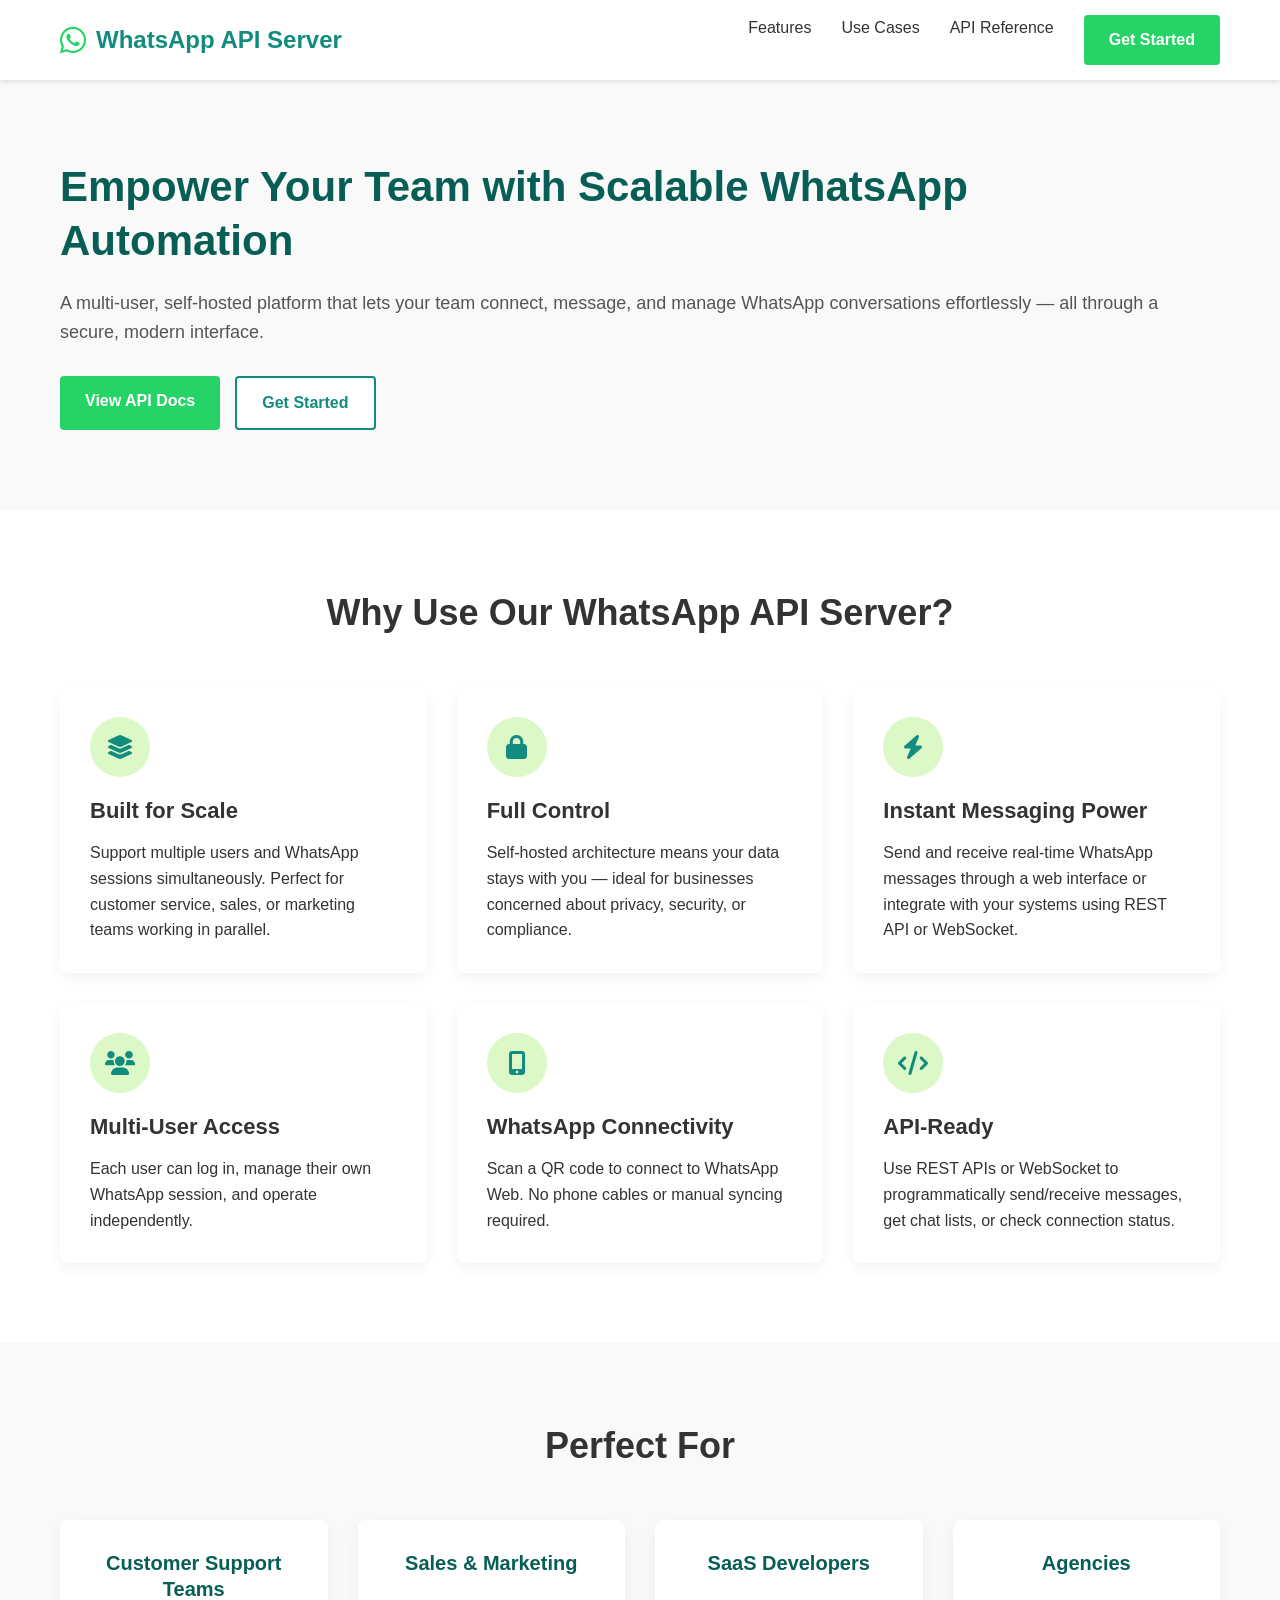
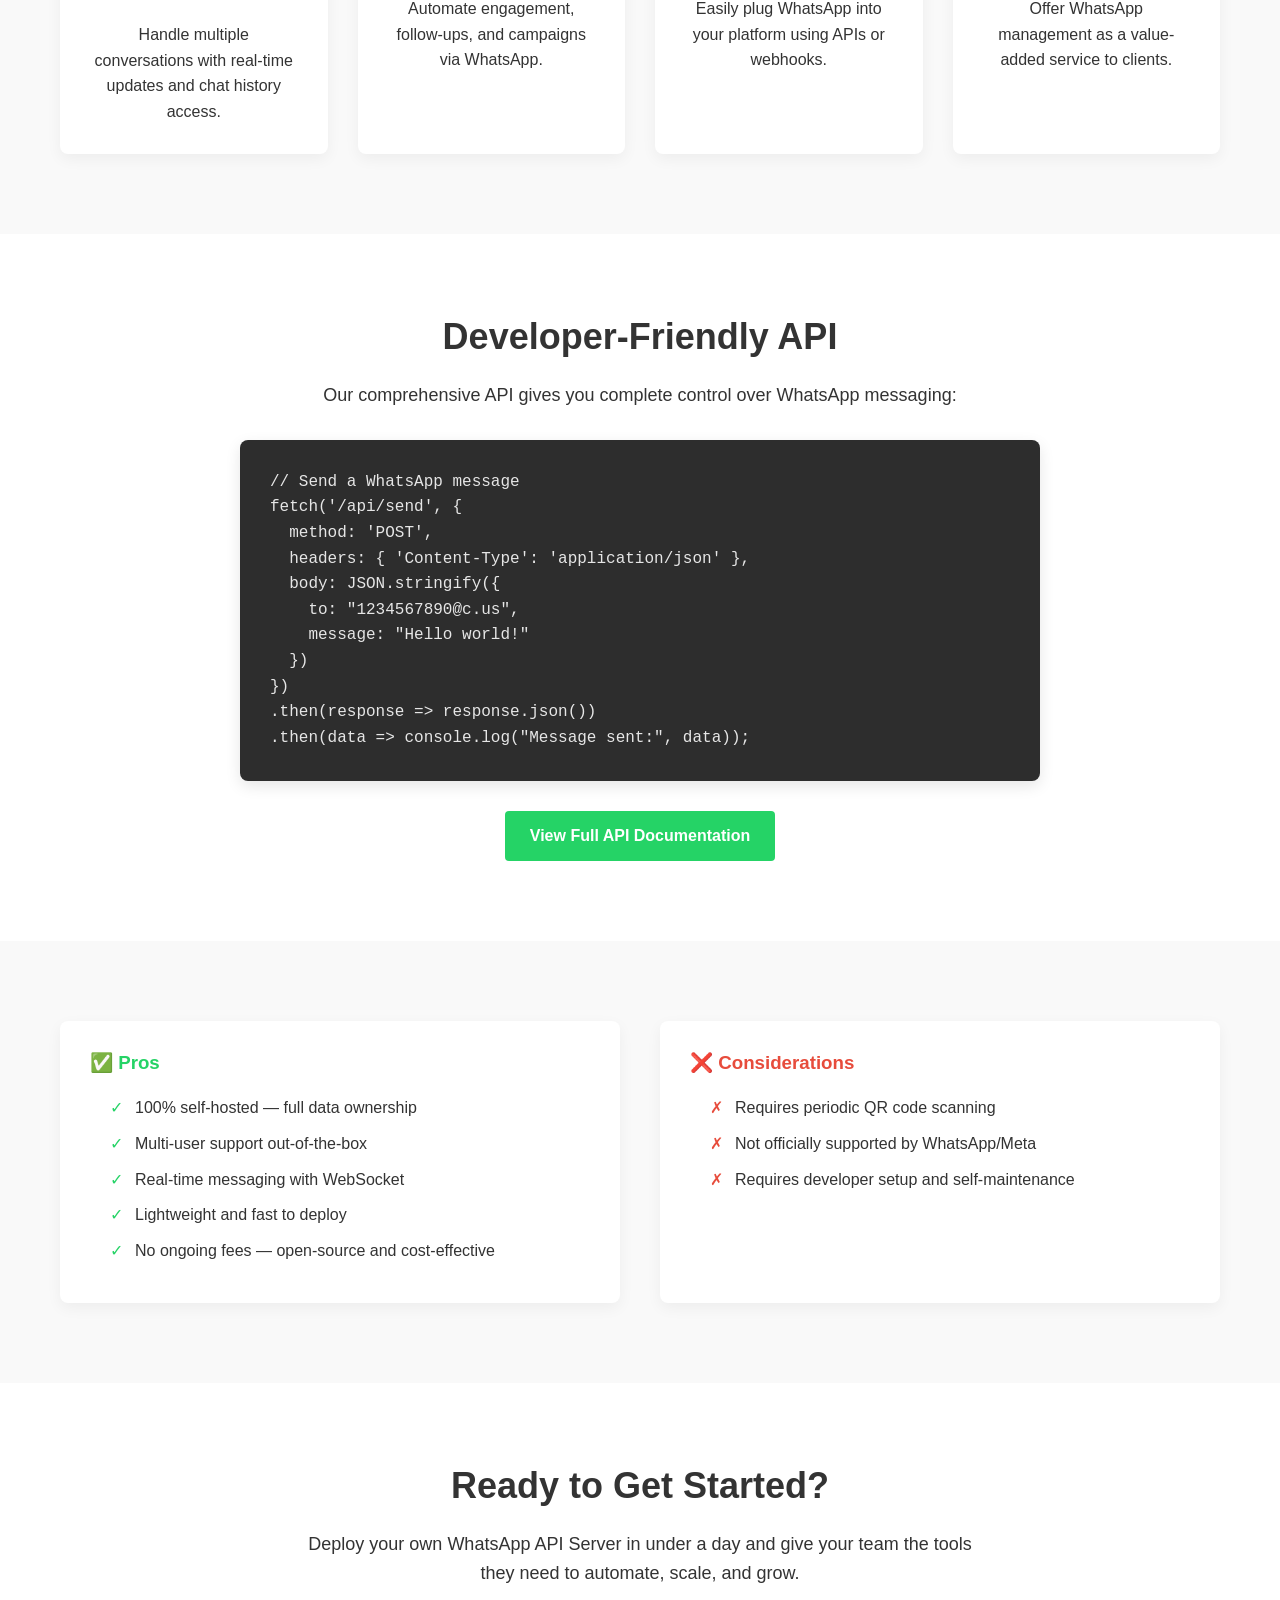
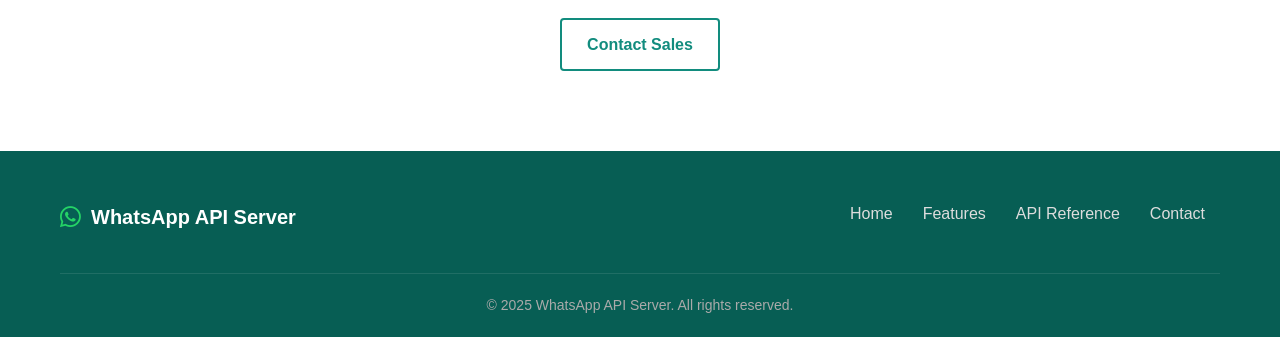
<file: index.html>
<!DOCTYPE html>
<html lang="en">
<head>
    <meta charset="UTF-8">
    <meta name="viewport" content="width=device-width, initial-scale=1.0">
    <title>WhatsApp API Server - Self-hosted WhatsApp Integration Solution</title>
    <link rel="stylesheet" href="style.css">
    <link rel="stylesheet" href="https://cdnjs.cloudflare.com/ajax/libs/font-awesome/6.0.0-beta3/css/all.min.css">
</head>
<body>
    <header>
        <div class="container">
            <div class="logo">
                <i class="fab fa-whatsapp"></i> WhatsApp API Server
            </div>
            <nav>
                <ul>
                    <li><a href="#features">Features</a></li>
                    <li><a href="#use-cases">Use Cases</a></li>
                    <li><a href="api.html">API Reference</a></li>
                    <li><a href="#contact" class="btn-primary">Get Started</a></li>
                </ul>
            </nav>
        </div>
    </header>

    <section class="hero">
        <div class="container">
            <div class="hero-content">
                <h1>Empower Your Team with Scalable WhatsApp Automation</h1>
                <p>A multi-user, self-hosted platform that lets your team connect, message, and manage WhatsApp conversations effortlessly — all through a secure, modern interface.</p>
                <div class="hero-buttons">
                    <a href="api.html" class="btn-primary">View API Docs</a>
                    <a href="#contact" class="btn-secondary">Get Started</a>
                </div>
            </div>
            <!-- <div class="hero-image">
                <img src="https://via.placeholder.com/500x350?text=WhatsApp+API+Server" alt="WhatsApp API Server Interface">
            </div> -->
        </div>
    </section>

    <section id="features" class="features">
        <div class="container">
            <h2>Why Use Our WhatsApp API Server?</h2>
            <div class="feature-grid">
                <div class="feature-card">
                    <div class="feature-icon"><i class="fas fa-layer-group"></i></div>
                    <h3>Built for Scale</h3>
                    <p>Support multiple users and WhatsApp sessions simultaneously. Perfect for customer service, sales, or marketing teams working in parallel.</p>
                </div>
                <div class="feature-card">
                    <div class="feature-icon"><i class="fas fa-lock"></i></div>
                    <h3>Full Control</h3>
                    <p>Self-hosted architecture means your data stays with you — ideal for businesses concerned about privacy, security, or compliance.</p>
                </div>
                <div class="feature-card">
                    <div class="feature-icon"><i class="fas fa-bolt"></i></div>
                    <h3>Instant Messaging Power</h3>
                    <p>Send and receive real-time WhatsApp messages through a web interface or integrate with your systems using REST API or WebSocket.</p>
                </div>
                <div class="feature-card">
                    <div class="feature-icon"><i class="fas fa-users"></i></div>
                    <h3>Multi-User Access</h3>
                    <p>Each user can log in, manage their own WhatsApp session, and operate independently.</p>
                </div>
                <div class="feature-card">
                    <div class="feature-icon"><i class="fas fa-mobile-alt"></i></div>
                    <h3>WhatsApp Connectivity</h3>
                    <p>Scan a QR code to connect to WhatsApp Web. No phone cables or manual syncing required.</p>
                </div>
                <div class="feature-card">
                    <div class="feature-icon"><i class="fas fa-code"></i></div>
                    <h3>API-Ready</h3>
                    <p>Use REST APIs or WebSocket to programmatically send/receive messages, get chat lists, or check connection status.</p>
                </div>
            </div>
        </div>
    </section>

    <section id="use-cases" class="use-cases">
        <div class="container">
            <h2>Perfect For</h2>
            <div class="use-case-grid">
                <div class="use-case-card">
                    <h3>Customer Support Teams</h3>
                    <p>Handle multiple conversations with real-time updates and chat history access.</p>
                </div>
                <div class="use-case-card">
                    <h3>Sales & Marketing</h3>
                    <p>Automate engagement, follow-ups, and campaigns via WhatsApp.</p>
                </div>
                <div class="use-case-card">
                    <h3>SaaS Developers</h3>
                    <p>Easily plug WhatsApp into your platform using APIs or webhooks.</p>
                </div>
                <div class="use-case-card">
                    <h3>Agencies</h3>
                    <p>Offer WhatsApp management as a value-added service to clients.</p>
                </div>
            </div>
        </div>
    </section>

    <section class="api-preview">
        <div class="container">
            <h2>Developer-Friendly API</h2>
            <p>Our comprehensive API gives you complete control over WhatsApp messaging:</p>
            <div class="code-preview">
<pre><code>// Send a WhatsApp message
fetch('/api/send', {
  method: 'POST',
  headers: { 'Content-Type': 'application/json' },
  body: JSON.stringify({
    to: "1234567890@c.us",
    message: "Hello world!"
  })
})
.then(response => response.json())
.then(data => console.log("Message sent:", data));</code></pre>
            </div>
            <div class="api-buttons">
                <a href="api.html" class="btn-primary">View Full API Documentation</a>
            </div>
        </div>
    </section>

    <section class="pros-cons">
        <div class="container">
            <div class="pros">
                <h3>✅ Pros</h3>
                <ul>
                    <li>100% self-hosted — full data ownership</li>
                    <li>Multi-user support out-of-the-box</li>
                    <li>Real-time messaging with WebSocket</li>
                    <li>Lightweight and fast to deploy</li>
                    <li>No ongoing fees — open-source and cost-effective</li>
                </ul>
            </div>
            <div class="cons">
                <h3>❌ Considerations</h3>
                <ul>
                    <li>Requires periodic QR code scanning</li>
                    <li>Not officially supported by WhatsApp/Meta</li>
                    <li>Requires developer setup and self-maintenance</li>
                </ul>
            </div>
        </div>
    </section>

    <section id="contact" class="contact">
        <div class="container">
            <h2>Ready to Get Started?</h2>
            <p>Deploy your own WhatsApp API Server in under a day and give your team the tools they need to automate, scale, and grow.</p>
            <div class="contact-buttons">
                <a href="mailto:sales@axilogy.io" class="btn-secondary">Contact Sales</a>
            </div>
        </div>
    </section>

    <footer>
        <div class="container">
            <div class="footer-content">
                <div class="footer-logo">
                    <i class="fab fa-whatsapp"></i> WhatsApp API Server
                </div>
                <div class="footer-links">
                    <ul>
                        <li><a href="#">Home</a></li>
                        <li><a href="#features">Features</a></li>
                        <li><a href="api.html">API Reference</a></li>
                        <li><a href="#contact">Contact</a></li>
                    </ul>
                </div>
            </div>
            <div class="copyright">
                <p>&copy; 2025 WhatsApp API Server. All rights reserved.</p>
            </div>
        </div>
    </footer>
</body>
</html>
</file>
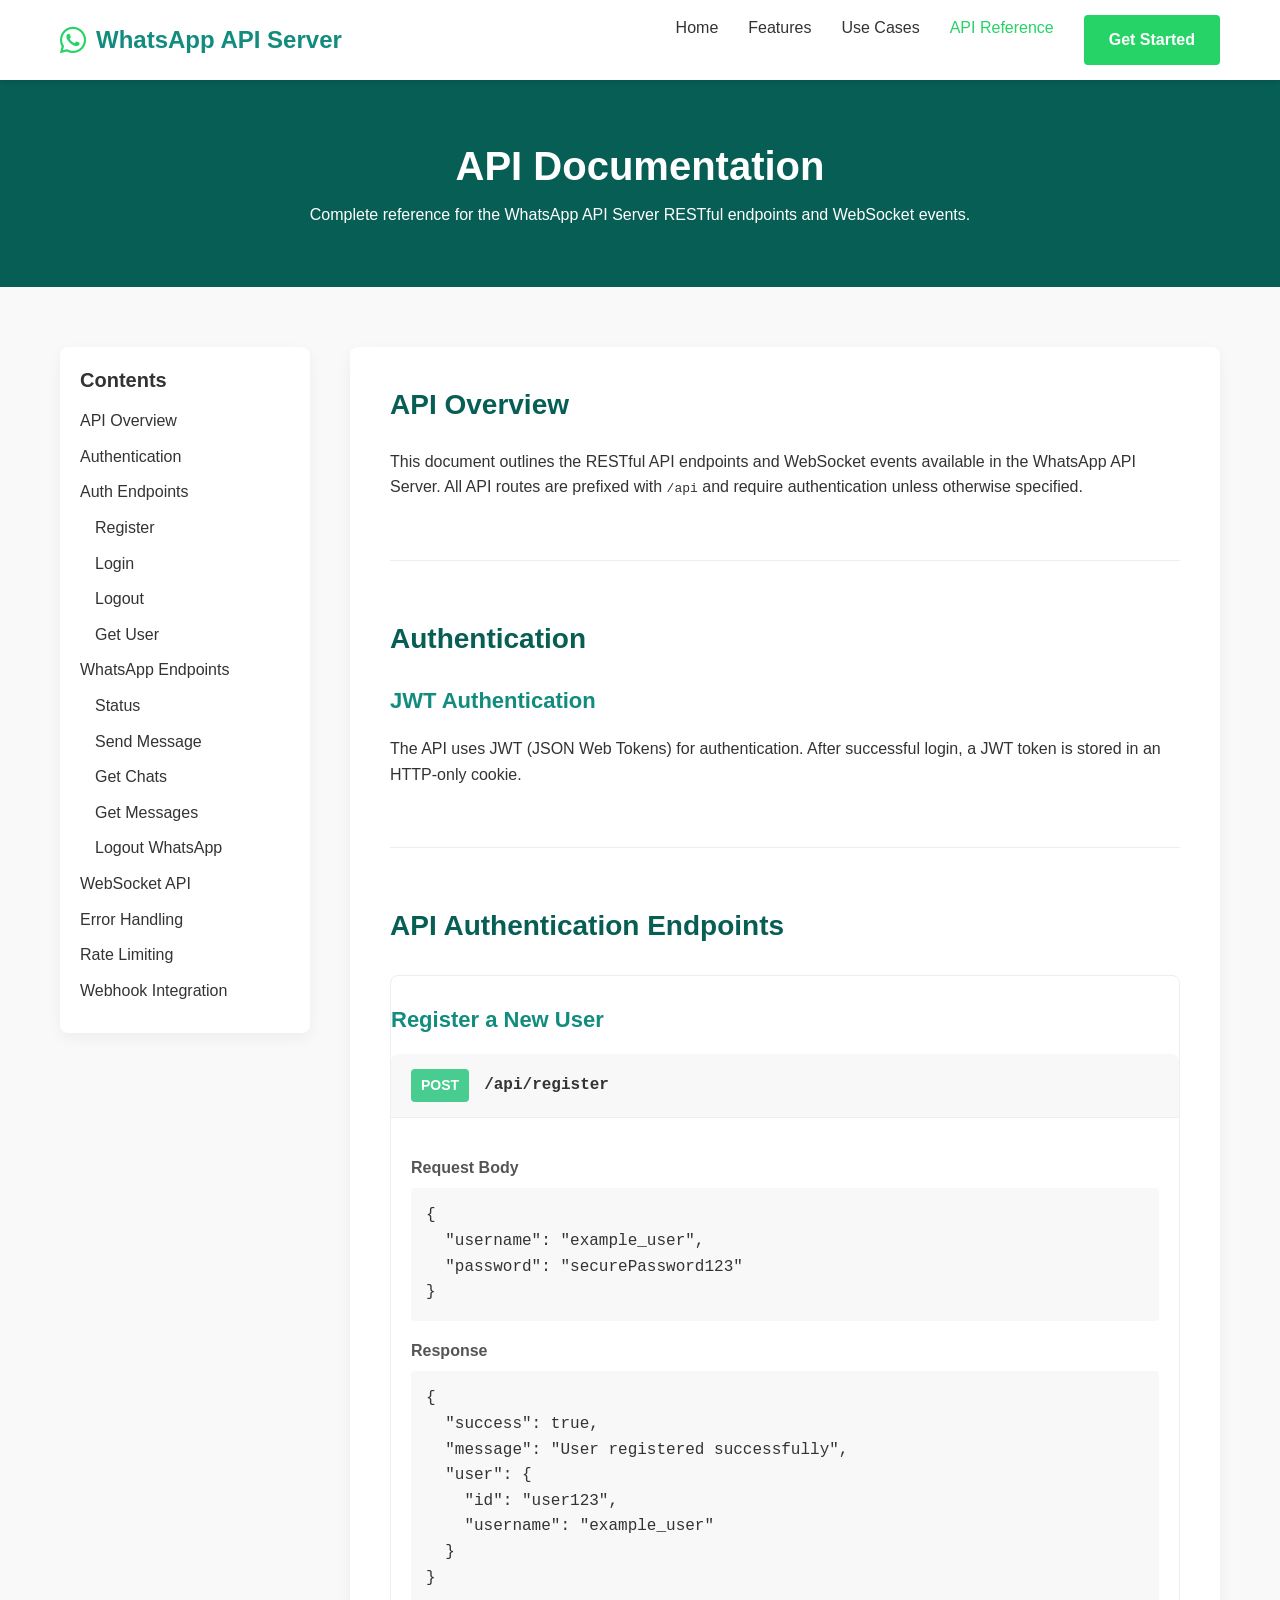
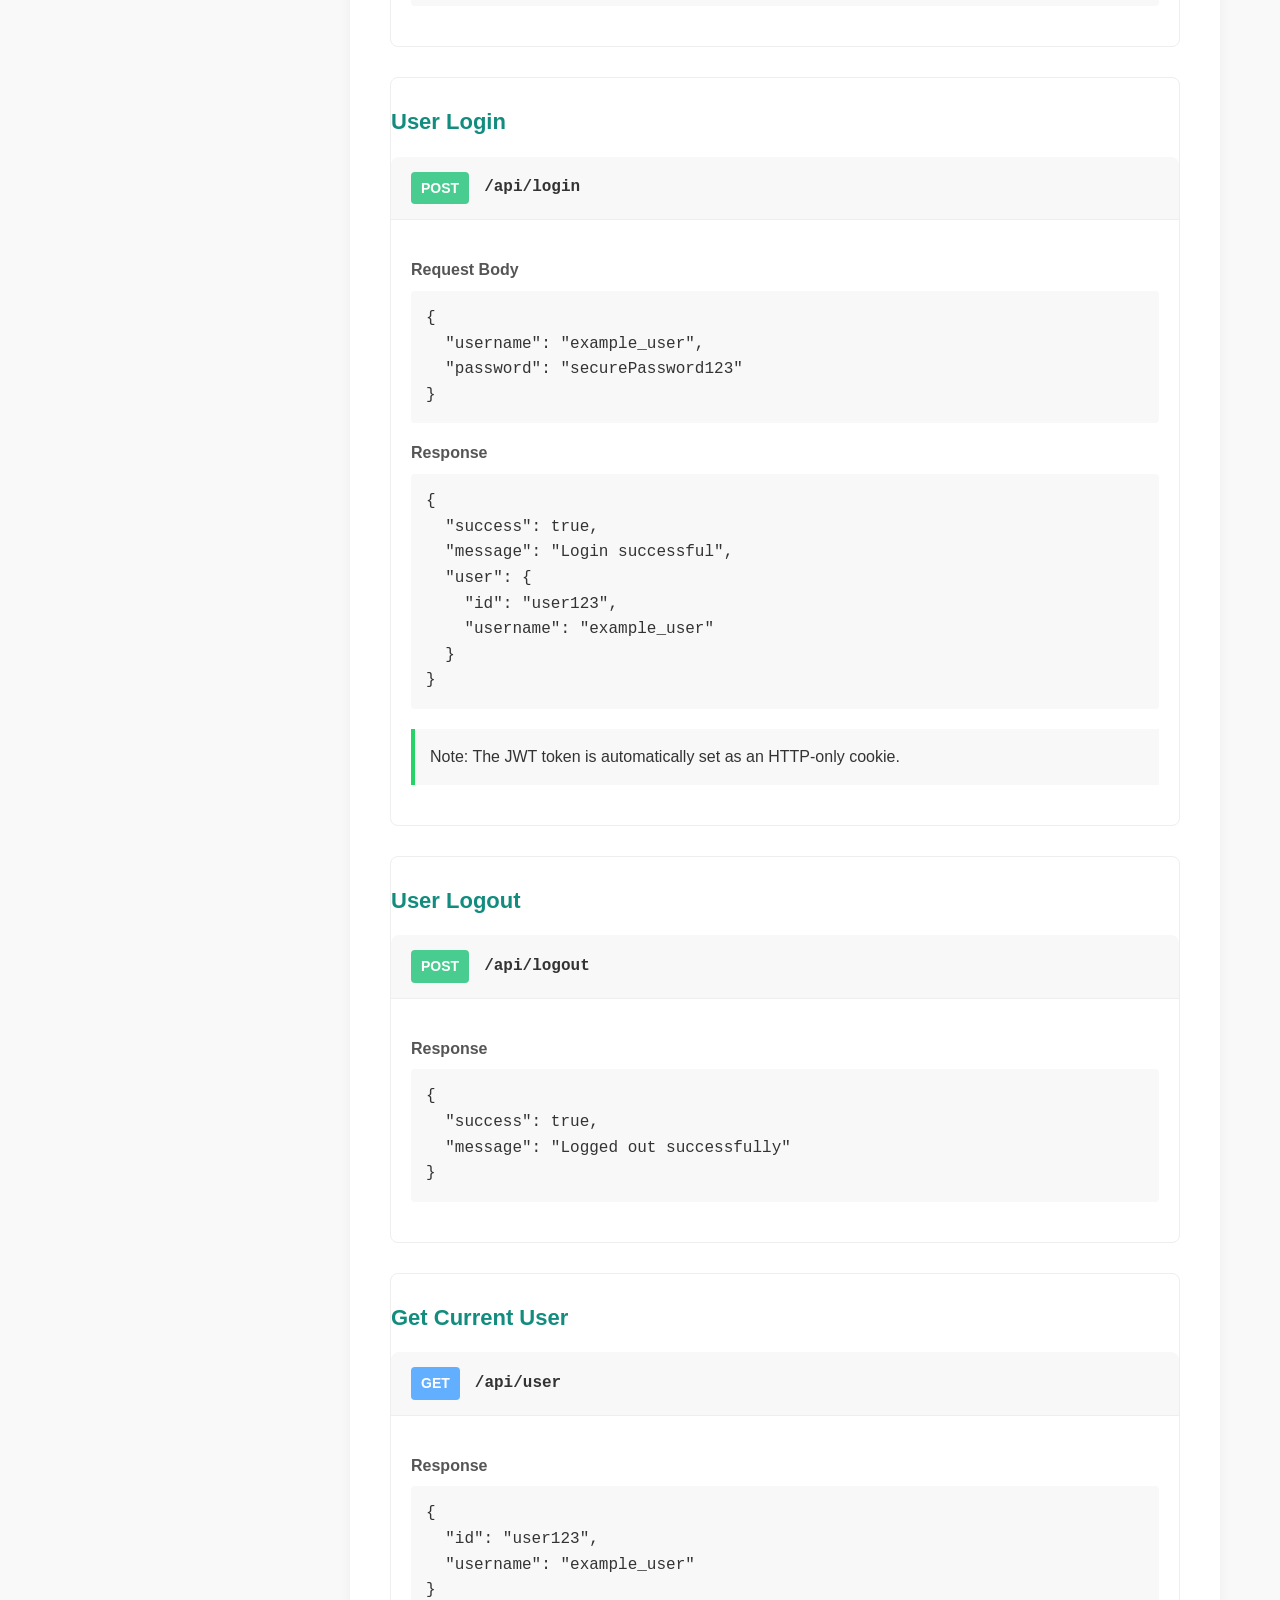
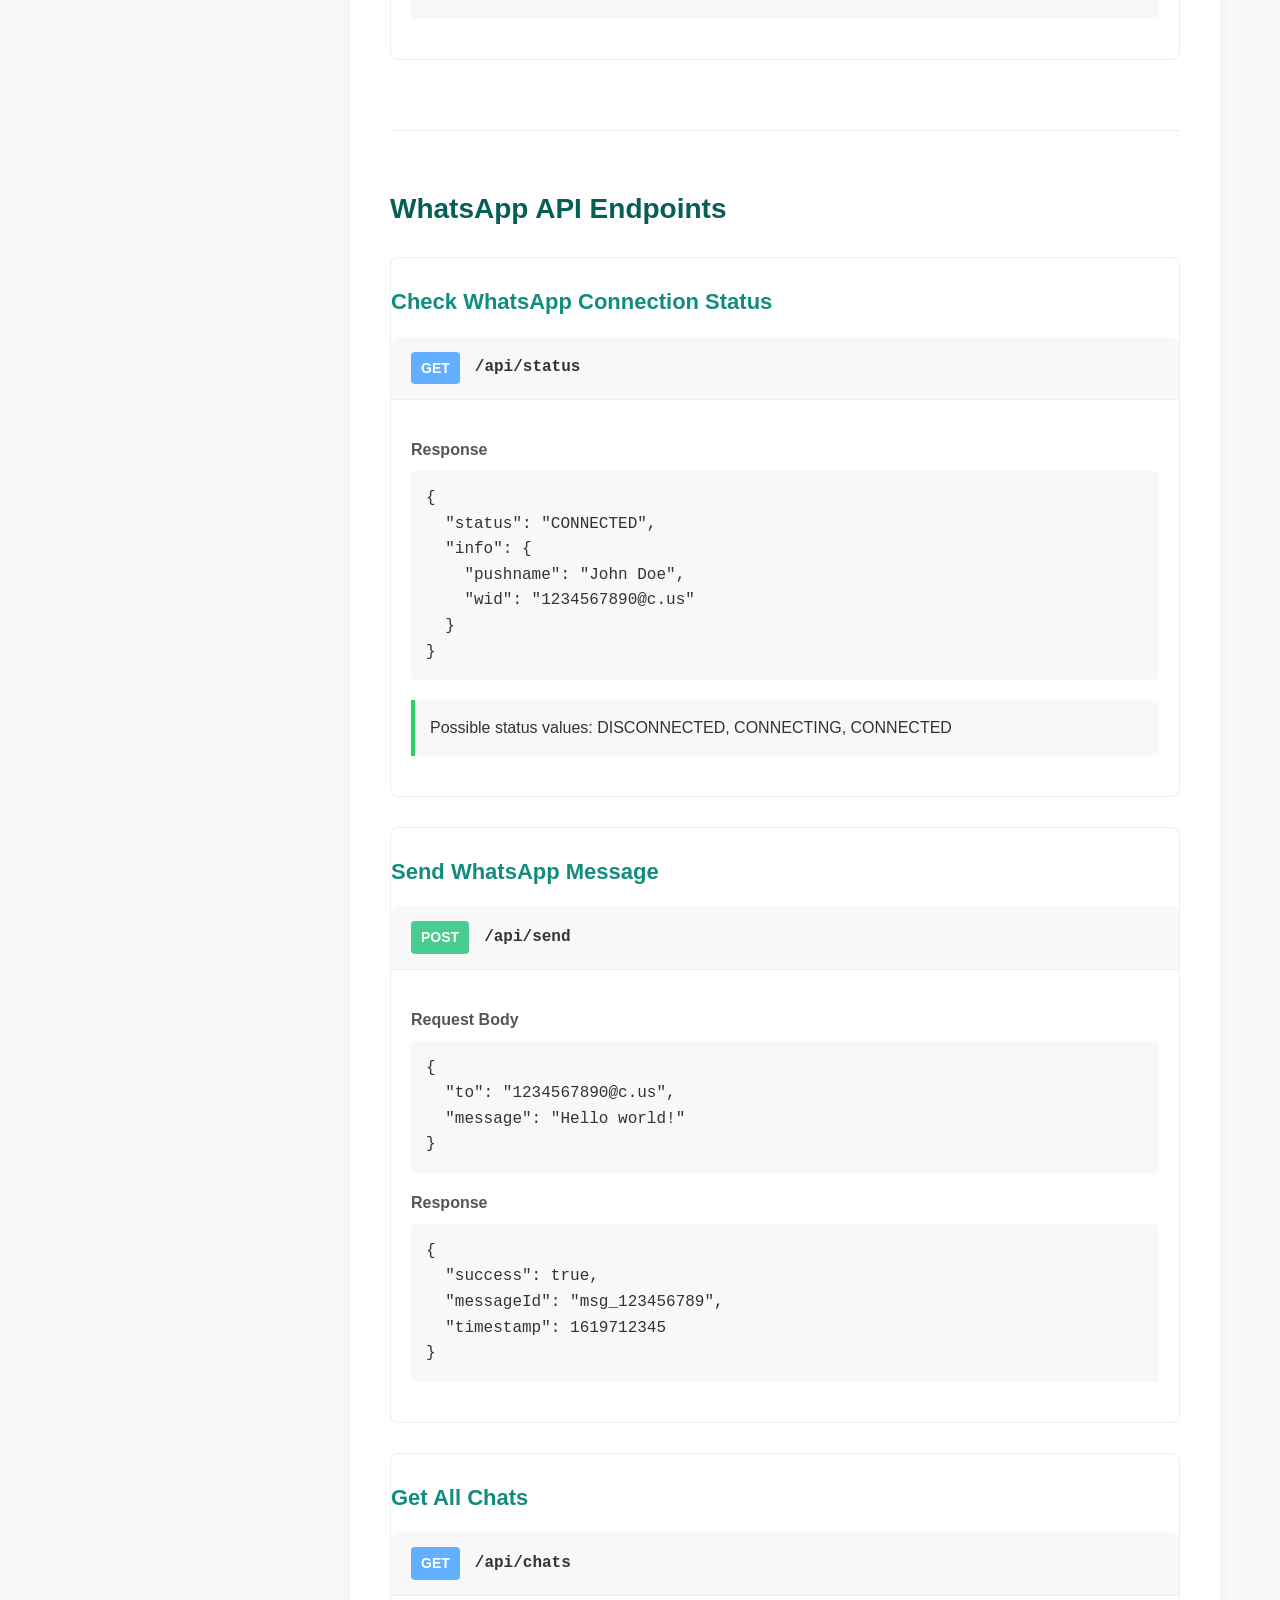
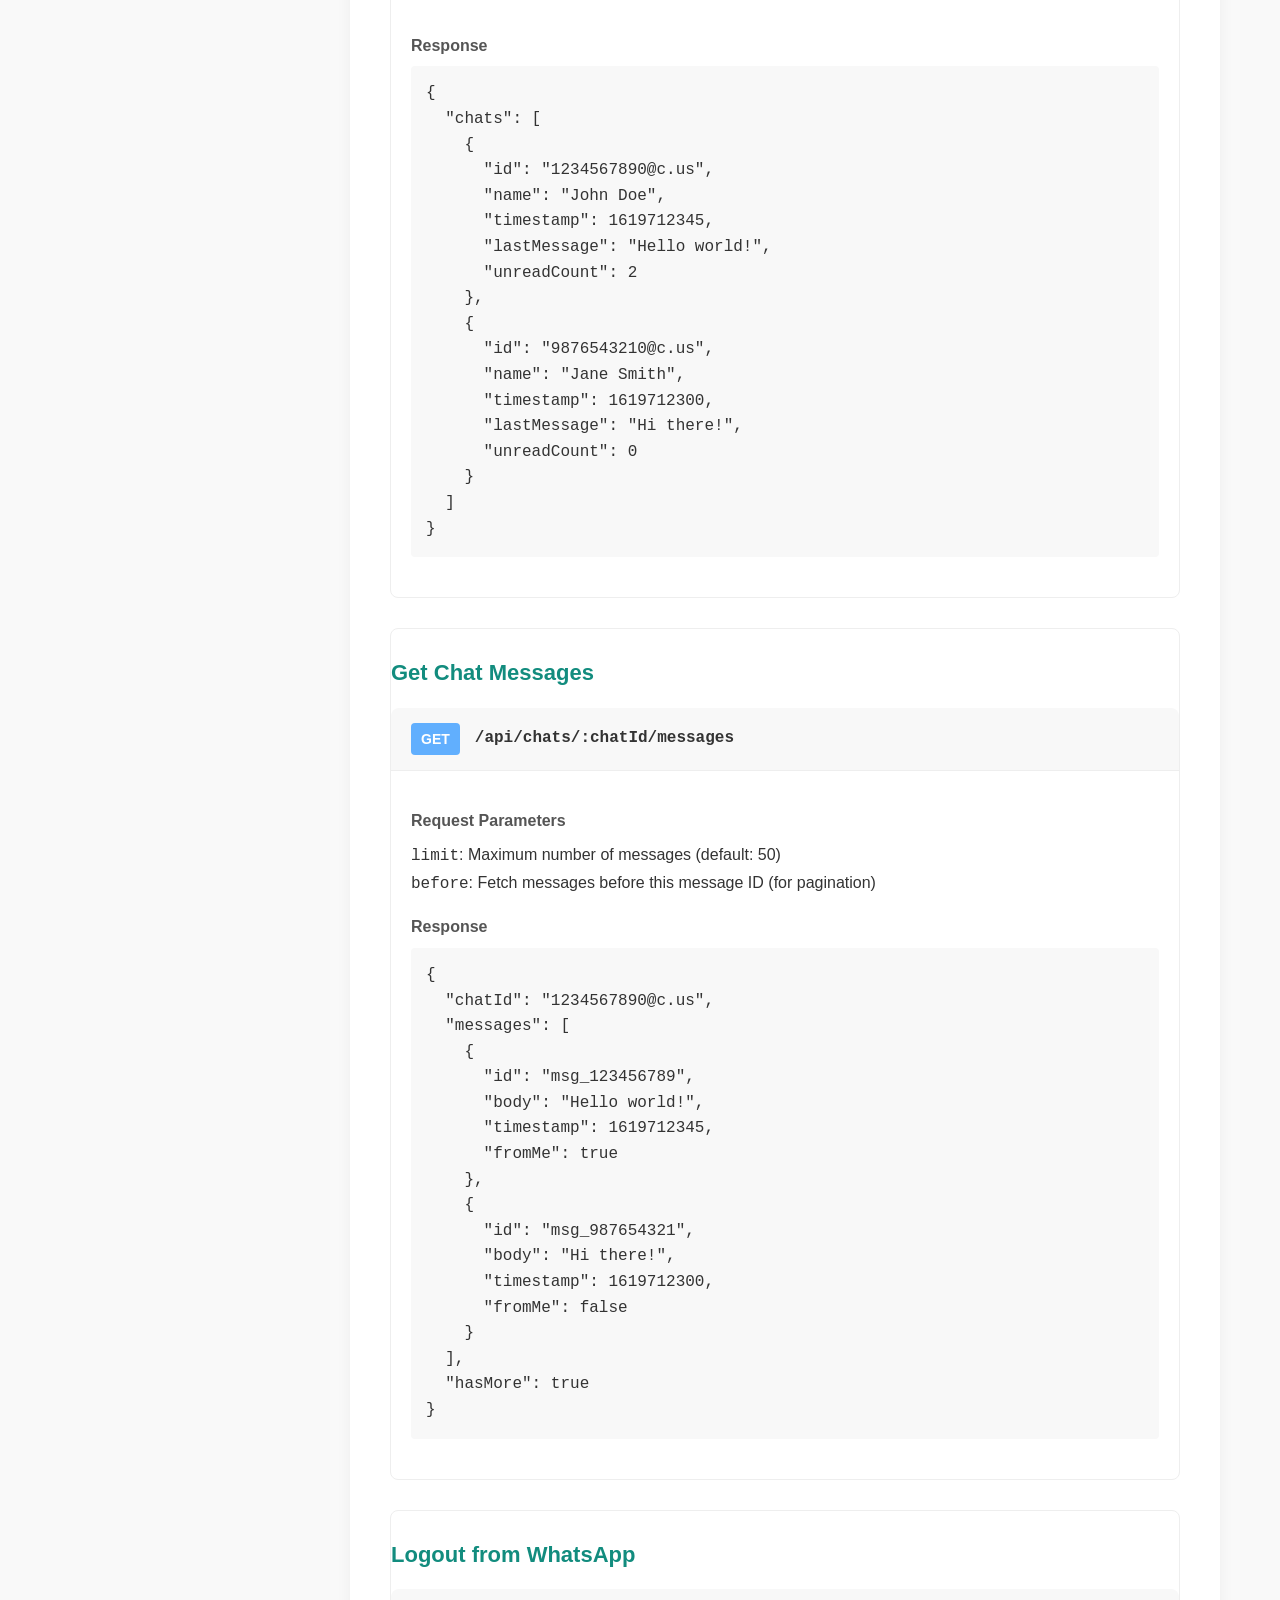
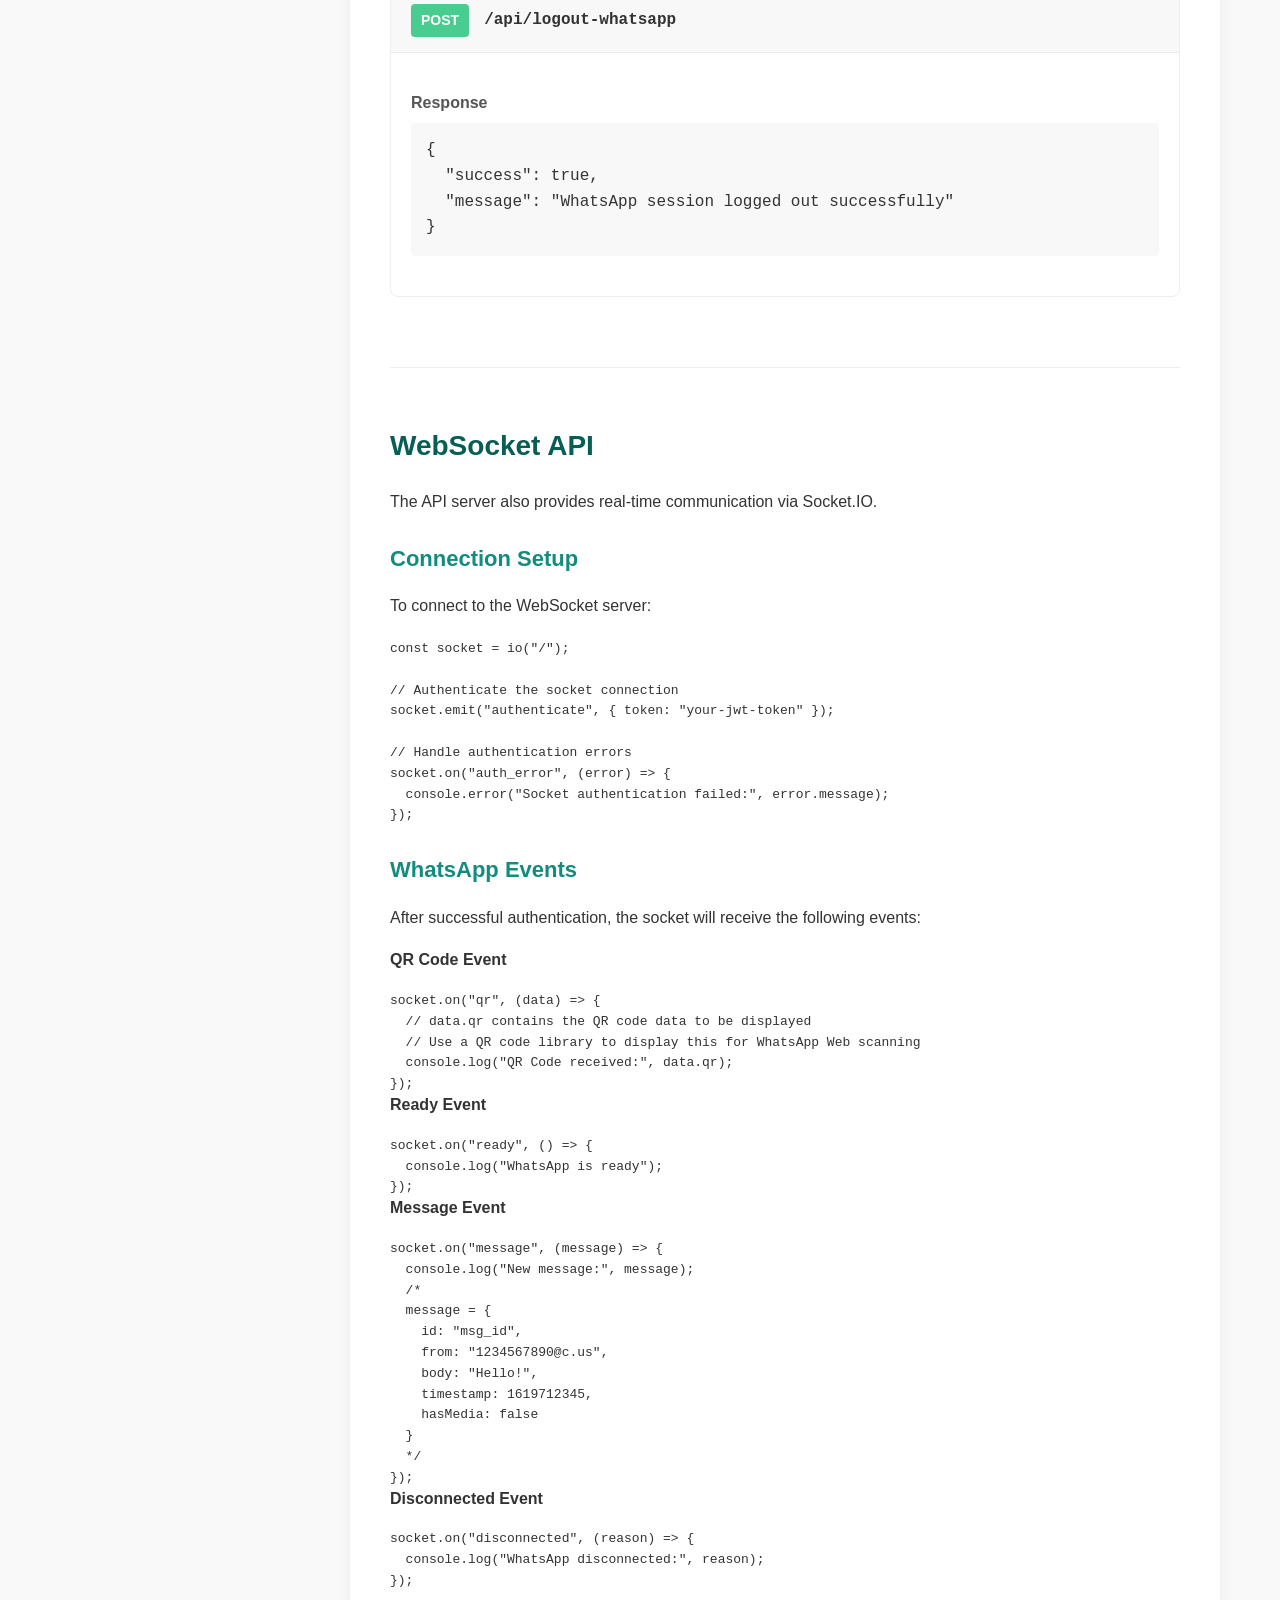
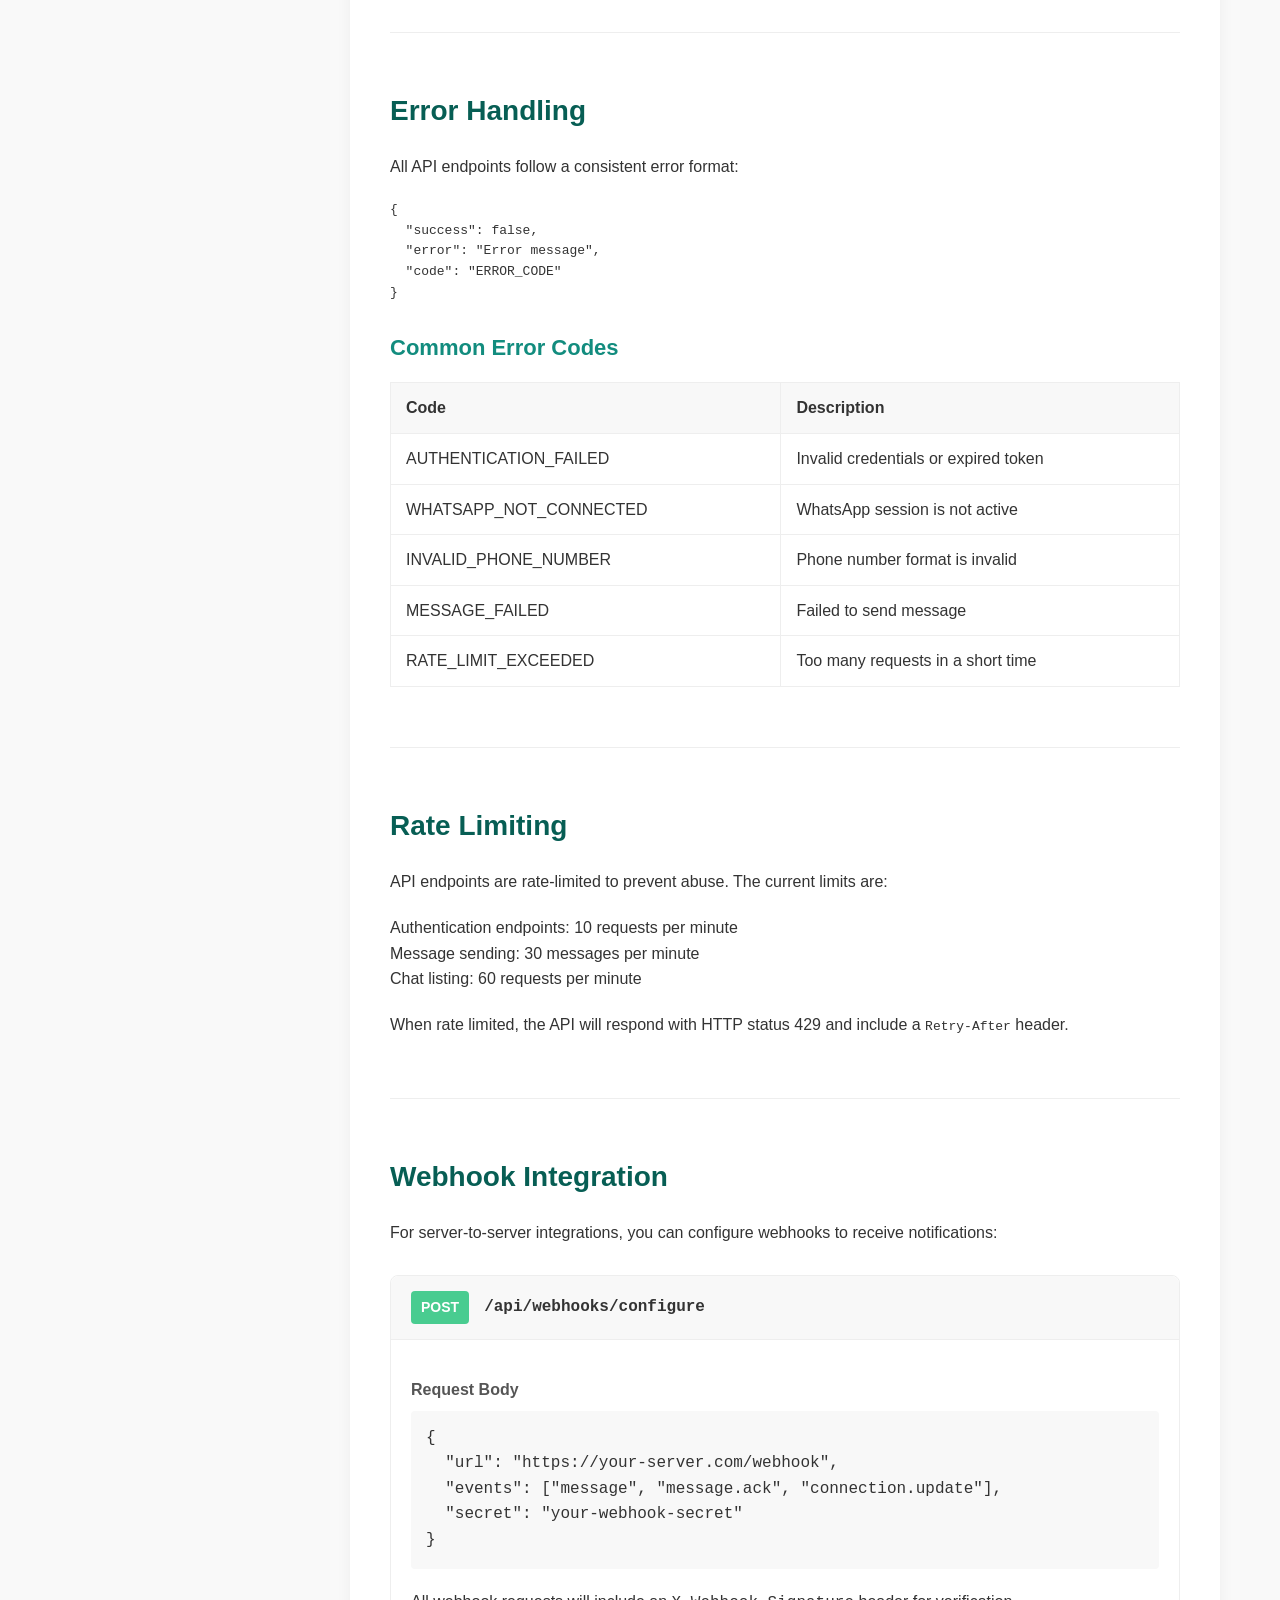
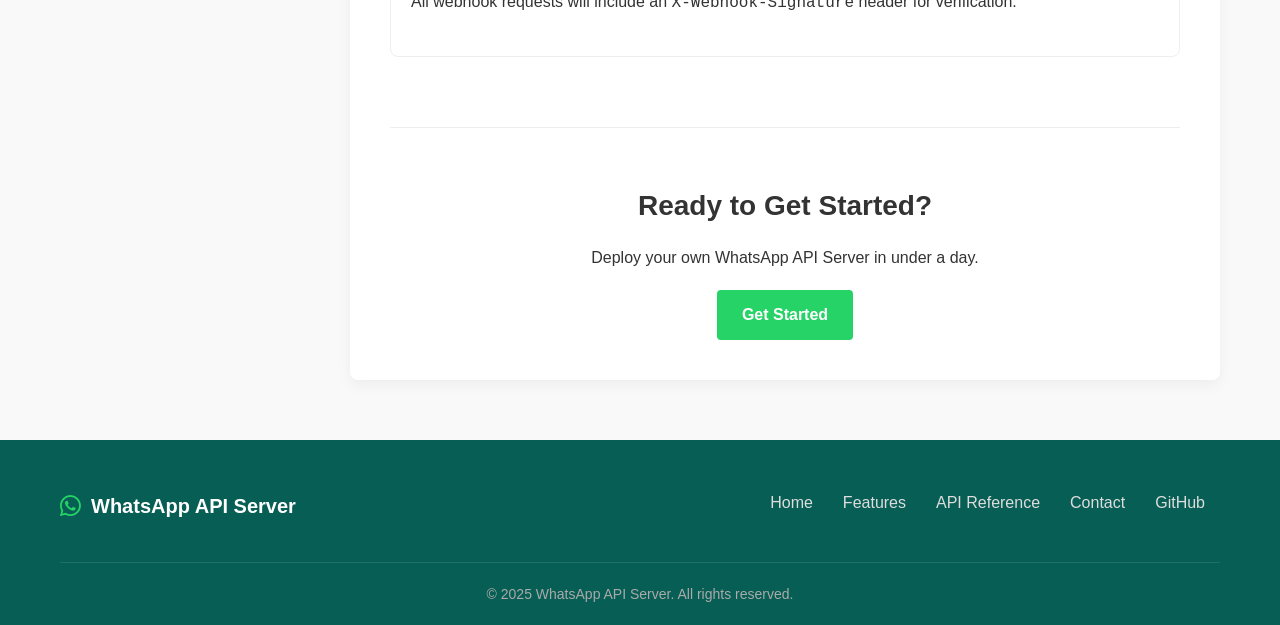
<file: api.html>
<!DOCTYPE html>
<html lang="en">
<head>
    <meta charset="UTF-8">
    <meta name="viewport" content="width=device-width, initial-scale=1.0">
    <title>WhatsApp API Server - API Documentation</title>
    <link rel="stylesheet" href="style.css">
    <link rel="stylesheet" href="https://cdnjs.cloudflare.com/ajax/libs/font-awesome/6.0.0-beta3/css/all.min.css">
</head>
<body class="api-docs">
    <header>
        <div class="container">
            <div class="logo">
                <i class="fab fa-whatsapp"></i> WhatsApp API Server
            </div>
            <nav>
                <ul>
                    <li><a href="index.html">Home</a></li>
                    <li><a href="index.html#features">Features</a></li>
                    <li><a href="index.html#use-cases">Use Cases</a></li>
                    <li><a href="api.html" class="active">API Reference</a></li>
                    <li><a href="index.html#contact" class="btn-primary">Get Started</a></li>
                </ul>
            </nav>
        </div>
    </header>

    <section class="api-hero">
        <div class="container">
            <h1>API Documentation</h1>
            <p>Complete reference for the WhatsApp API Server RESTful endpoints and WebSocket events.</p>
        </div>
    </section>

    <section class="api-content">
        <div class="container">
            <div class="api-sidebar">
                <div class="api-toc">
                    <h3>Contents</h3>
                    <ul>
                        <li><a href="#overview">API Overview</a></li>
                        <li><a href="#authentication">Authentication</a></li>
                        <li>
                            <a href="#auth-endpoints">Auth Endpoints</a>
                            <ul>
                                <li><a href="#register">Register</a></li>
                                <li><a href="#login">Login</a></li>
                                <li><a href="#logout">Logout</a></li>
                                <li><a href="#get-user">Get User</a></li>
                            </ul>
                        </li>
                        <li>
                            <a href="#whatsapp-endpoints">WhatsApp Endpoints</a>
                            <ul>
                                <li><a href="#status">Status</a></li>
                                <li><a href="#send">Send Message</a></li>
                                <li><a href="#chats">Get Chats</a></li>
                                <li><a href="#messages">Get Messages</a></li>
                                <li><a href="#logout-wa">Logout WhatsApp</a></li>
                            </ul>
                        </li>
                        <li><a href="#websocket">WebSocket API</a></li>
                        <li><a href="#error-handling">Error Handling</a></li>
                        <li><a href="#rate-limiting">Rate Limiting</a></li>
                        <li><a href="#webhooks">Webhook Integration</a></li>
                    </ul>
                </div>
            </div>

            <div class="api-main">
                <section id="overview" class="api-section">
                    <h2>API Overview</h2>
                    <p>This document outlines the RESTful API endpoints and WebSocket events available in the WhatsApp API Server. All API routes are prefixed with <code>/api</code> and require authentication unless otherwise specified.</p>
                </section>

                <section id="authentication" class="api-section">
                    <h2>Authentication</h2>
                    <h3>JWT Authentication</h3>
                    <p>The API uses JWT (JSON Web Tokens) for authentication. After successful login, a JWT token is stored in an HTTP-only cookie.</p>
                </section>

                <section id="auth-endpoints" class="api-section">
                    <h2>API Authentication Endpoints</h2>
                    
                    <div id="register" class="endpoint">
                        <h3>Register a New User</h3>
                        <div class="endpoint-header">
                            <span class="method post">POST</span>
                            <span class="path">/api/register</span>
                        </div>
                        <div class="endpoint-content">
                            <h4>Request Body</h4>
                            <pre><code>{
  "username": "example_user",
  "password": "securePassword123"
}</code></pre>
                            <h4>Response</h4>
                            <pre><code>{
  "success": true,
  "message": "User registered successfully",
  "user": {
    "id": "user123",
    "username": "example_user"
  }
}</code></pre>
                        </div>
                    </div>

                    <div id="login" class="endpoint">
                        <h3>User Login</h3>
                        <div class="endpoint-header">
                            <span class="method post">POST</span>
                            <span class="path">/api/login</span>
                        </div>
                        <div class="endpoint-content">
                            <h4>Request Body</h4>
                            <pre><code>{
  "username": "example_user",
  "password": "securePassword123"
}</code></pre>
                            <h4>Response</h4>
                            <pre><code>{
  "success": true,
  "message": "Login successful",
  "user": {
    "id": "user123",
    "username": "example_user"
  }
}</code></pre>
                            <p class="note">Note: The JWT token is automatically set as an HTTP-only cookie.</p>
                        </div>
                    </div>

                    <div id="logout" class="endpoint">
                        <h3>User Logout</h3>
                        <div class="endpoint-header">
                            <span class="method post">POST</span>
                            <span class="path">/api/logout</span>
                        </div>
                        <div class="endpoint-content">
                            <h4>Response</h4>
                            <pre><code>{
  "success": true,
  "message": "Logged out successfully"
}</code></pre>
                        </div>
                    </div>

                    <div id="get-user" class="endpoint">
                        <h3>Get Current User</h3>
                        <div class="endpoint-header">
                            <span class="method get">GET</span>
                            <span class="path">/api/user</span>
                        </div>
                        <div class="endpoint-content">
                            <h4>Response</h4>
                            <pre><code>{
  "id": "user123",
  "username": "example_user"
}</code></pre>
                        </div>
                    </div>
                </section>

                <section id="whatsapp-endpoints" class="api-section">
                    <h2>WhatsApp API Endpoints</h2>

                    <div id="status" class="endpoint">
                        <h3>Check WhatsApp Connection Status</h3>
                        <div class="endpoint-header">
                            <span class="method get">GET</span>
                            <span class="path">/api/status</span>
                        </div>
                        <div class="endpoint-content">
                            <h4>Response</h4>
                            <pre><code>{
  "status": "CONNECTED",
  "info": {
    "pushname": "John Doe",
    "wid": "1234567890@c.us"
  }
}</code></pre>
                            <p class="note">Possible status values: DISCONNECTED, CONNECTING, CONNECTED</p>
                        </div>
                    </div>

                    <div id="send" class="endpoint">
                        <h3>Send WhatsApp Message</h3>
                        <div class="endpoint-header">
                            <span class="method post">POST</span>
                            <span class="path">/api/send</span>
                        </div>
                        <div class="endpoint-content">
                            <h4>Request Body</h4>
                            <pre><code>{
  "to": "1234567890@c.us",
  "message": "Hello world!"
}</code></pre>
                            <h4>Response</h4>
                            <pre><code>{
  "success": true,
  "messageId": "msg_123456789",
  "timestamp": 1619712345
}</code></pre>
                        </div>
                    </div>

                    <div id="chats" class="endpoint">
                        <h3>Get All Chats</h3>
                        <div class="endpoint-header">
                            <span class="method get">GET</span>
                            <span class="path">/api/chats</span>
                        </div>
                        <div class="endpoint-content">
                            <h4>Response</h4>
                            <pre><code>{
  "chats": [
    {
      "id": "1234567890@c.us",
      "name": "John Doe",
      "timestamp": 1619712345,
      "lastMessage": "Hello world!",
      "unreadCount": 2
    },
    {
      "id": "9876543210@c.us",
      "name": "Jane Smith",
      "timestamp": 1619712300,
      "lastMessage": "Hi there!",
      "unreadCount": 0
    }
  ]
}</code></pre>
                        </div>
                    </div>

                    <div id="messages" class="endpoint">
                        <h3>Get Chat Messages</h3>
                        <div class="endpoint-header">
                            <span class="method get">GET</span>
                            <span class="path">/api/chats/:chatId/messages</span>
                        </div>
                        <div class="endpoint-content">
                            <h4>Request Parameters</h4>
                            <ul>
                                <li><code>limit</code>: Maximum number of messages (default: 50)</li>
                                <li><code>before</code>: Fetch messages before this message ID (for pagination)</li>
                            </ul>
                            <h4>Response</h4>
                            <pre><code>{
  "chatId": "1234567890@c.us",
  "messages": [
    {
      "id": "msg_123456789",
      "body": "Hello world!",
      "timestamp": 1619712345,
      "fromMe": true
    },
    {
      "id": "msg_987654321",
      "body": "Hi there!",
      "timestamp": 1619712300,
      "fromMe": false
    }
  ],
  "hasMore": true
}</code></pre>
                        </div>
                    </div>

                    <div id="logout-wa" class="endpoint">
                        <h3>Logout from WhatsApp</h3>
                        <div class="endpoint-header">
                            <span class="method post">POST</span>
                            <span class="path">/api/logout-whatsapp</span>
                        </div>
                        <div class="endpoint-content">
                            <h4>Response</h4>
                            <pre><code>{
  "success": true,
  "message": "WhatsApp session logged out successfully"
}</code></pre>
                        </div>
                    </div>
                </section>

                <section id="websocket" class="api-section">
                    <h2>WebSocket API</h2>
                    <p>The API server also provides real-time communication via Socket.IO.</p>

                    <h3>Connection Setup</h3>
                    <p>To connect to the WebSocket server:</p>
                    <pre><code>const socket = io("/");

// Authenticate the socket connection
socket.emit("authenticate", { token: "your-jwt-token" });

// Handle authentication errors
socket.on("auth_error", (error) => {
  console.error("Socket authentication failed:", error.message);
});</code></pre>

                    <h3>WhatsApp Events</h3>
                    <p>After successful authentication, the socket will receive the following events:</p>

                    <h4>QR Code Event</h4>
                    <pre><code>socket.on("qr", (data) => {
  // data.qr contains the QR code data to be displayed
  // Use a QR code library to display this for WhatsApp Web scanning
  console.log("QR Code received:", data.qr);
});</code></pre>

                    <h4>Ready Event</h4>
                    <pre><code>socket.on("ready", () => {
  console.log("WhatsApp is ready");
});</code></pre>

                    <h4>Message Event</h4>
                    <pre><code>socket.on("message", (message) => {
  console.log("New message:", message);
  /*
  message = {
    id: "msg_id",
    from: "1234567890@c.us",
    body: "Hello!",
    timestamp: 1619712345,
    hasMedia: false
  }
  */
});</code></pre>

                    <h4>Disconnected Event</h4>
                    <pre><code>socket.on("disconnected", (reason) => {
  console.log("WhatsApp disconnected:", reason);
});</code></pre>
                </section>

                <section id="error-handling" class="api-section">
                    <h2>Error Handling</h2>
                    <p>All API endpoints follow a consistent error format:</p>
                    <pre><code>{
  "success": false,
  "error": "Error message",
  "code": "ERROR_CODE"
}</code></pre>

                    <h3>Common Error Codes</h3>
                    <table class="error-codes">
                        <tr>
                            <th>Code</th>
                            <th>Description</th>
                        </tr>
                        <tr>
                            <td>AUTHENTICATION_FAILED</td>
                            <td>Invalid credentials or expired token</td>
                        </tr>
                        <tr>
                            <td>WHATSAPP_NOT_CONNECTED</td>
                            <td>WhatsApp session is not active</td>
                        </tr>
                        <tr>
                            <td>INVALID_PHONE_NUMBER</td>
                            <td>Phone number format is invalid</td>
                        </tr>
                        <tr>
                            <td>MESSAGE_FAILED</td>
                            <td>Failed to send message</td>
                        </tr>
                        <tr>
                            <td>RATE_LIMIT_EXCEEDED</td>
                            <td>Too many requests in a short time</td>
                        </tr>
                    </table>
                </section>

                <section id="rate-limiting" class="api-section">
                    <h2>Rate Limiting</h2>
                    <p>API endpoints are rate-limited to prevent abuse. The current limits are:</p>
                    <ul>
                        <li>Authentication endpoints: 10 requests per minute</li>
                        <li>Message sending: 30 messages per minute</li>
                        <li>Chat listing: 60 requests per minute</li>
                    </ul>
                    <p>When rate limited, the API will respond with HTTP status 429 and include a <code>Retry-After</code> header.</p>
                </section>

                <section id="webhooks" class="api-section">
                    <h2>Webhook Integration</h2>
                    <p>For server-to-server integrations, you can configure webhooks to receive notifications:</p>

                    <div class="endpoint">
                        <div class="endpoint-header">
                            <span class="method post">POST</span>
                            <span class="path">/api/webhooks/configure</span>
                        </div>
                        <div class="endpoint-content">
                            <h4>Request Body</h4>
                            <pre><code>{
  "url": "https://your-server.com/webhook",
  "events": ["message", "message.ack", "connection.update"],
  "secret": "your-webhook-secret"
}</code></pre>
                            <p>All webhook requests will include an <code>X-Webhook-Signature</code> header for verification.</p>
                        </div>
                    </div>
                </section>

                <section class="api-cta">
                    <h2>Ready to Get Started?</h2>
                    <p>Deploy your own WhatsApp API Server in under a day.</p>
                    <a href="index.html#contact" class="btn-primary">Get Started</a>
                </section>
            </div>
        </div>
    </section>

    <footer>
        <div class="container">
            <div class="footer-content">
                <div class="footer-logo">
                    <i class="fab fa-whatsapp"></i> WhatsApp API Server
                </div>
                <div class="footer-links">
                    <ul>
                        <li><a href="index.html">Home</a></li>
                        <li><a href="index.html#features">Features</a></li>
                        <li><a href="api.html">API Reference</a></li>
                        <li><a href="index.html#contact">Contact</a></li>
                        <li><a href="#">GitHub</a></li>
                    </ul>
                </div>
            </div>
            <div class="copyright">
                <p>&copy; 2025 WhatsApp API Server. All rights reserved.</p>
            </div>
        </div>
    </footer>
</body>
</html>
</file>
<file: style.css>
/* Global Styles */
:root {
  --primary-color: #25D366;
  --secondary-color: #128C7E;
  --dark-color: #075E54;
  --light-color: #DCF8C6;
  --gray-color: #f4f4f4;
  --dark-gray: #333;
  --body-font: 'Segoe UI', Tahoma, Geneva, Verdana, sans-serif;
  --heading-font: 'Segoe UI', Tahoma, Geneva, Verdana, sans-serif;
  --border-radius: 4px;
}

* {
  margin: 0;
  padding: 0;
  box-sizing: border-box;
}

body {
  font-family: var(--body-font);
  line-height: 1.6;
  color: #333;
  background-color: white;
}

.container {
  max-width: 1200px;
  margin: 0 auto;
  padding: 0 20px;
}

h1, h2, h3, h4 {
  font-family: var(--heading-font);
  margin-bottom: 20px;
  line-height: 1.3;
}

a {
  text-decoration: none;
  color: var(--secondary-color);
  transition: all 0.3s ease;
}

a:hover {
  color: var(--primary-color);
}

ul {
  list-style: none;
}

.btn-primary, .btn-secondary {
  display: inline-block;
  padding: 12px 25px;
  border-radius: var(--border-radius);
  font-weight: 600;
  text-align: center;
  cursor: pointer;
  transition: all 0.3s ease;
}

.btn-primary {
  background-color: var(--primary-color);
  color: white;
}

.btn-primary:hover {
  background-color: var(--secondary-color);
  color: white;
}

.btn-secondary {
  background-color: white;
  color: var(--secondary-color);
  border: 2px solid var(--secondary-color);
}

.btn-secondary:hover {
  background-color: var(--light-color);
}

/* Header Styles */
header {
  background-color: white;
  box-shadow: 0 2px 5px rgba(0,0,0,0.1);
  position: sticky;
  top: 0;
  z-index: 100;
}

header .container {
  display: flex;
  justify-content: space-between;
  align-items: center;
  padding: 15px 20px;
}

.logo {
  font-size: 24px;
  font-weight: 700;
  color: var(--secondary-color);
  display: flex;
  align-items: center;
}

.logo i {
  font-size: 30px;
  color: var(--primary-color);
  margin-right: 10px;
}

nav ul {
  display: flex;
}

nav ul li {
  margin-left: 30px;
}

nav ul li a {
  color: var(--dark-gray);
  font-weight: 500;
}

nav ul li a:hover, nav ul li a.active {
  color: var(--primary-color);
}

/* Hero Section */
.hero {
  padding: 80px 0;
  background-color: #f9f9f9;
}

.hero .container {
  display: flex;
  align-items: center;
  justify-content: space-between;
}

.hero-content {
  flex: 1;
  padding-right: 40px;
}

.hero-content h1 {
  font-size: 42px;
  margin-bottom: 20px;
  color: var(--dark-color);
}

.hero-content p {
  font-size: 18px;
  margin-bottom: 30px;
  color: #555;
}

.hero-image {
  flex: 1;
}

.hero-image img {
  max-width: 100%;
  border-radius: 10px;
  box-shadow: 0 10px 30px rgba(0,0,0,0.1);
}

.hero-buttons {
  display: flex;
  gap: 15px;
}

/* Features Section */
.features {
  padding: 80px 0;
}

.features h2 {
  text-align: center;
  font-size: 36px;
  margin-bottom: 50px;
}

.feature-grid {
  display: grid;
  grid-template-columns: repeat(auto-fill, minmax(350px, 1fr));
  gap: 30px;
}

.feature-card {
  background-color: white;
  border-radius: 8px;
  padding: 30px;
  box-shadow: 0 5px 15px rgba(0,0,0,0.05);
  transition: transform 0.3s ease, box-shadow 0.3s ease;
}

.feature-card:hover {
  transform: translateY(-5px);
  box-shadow: 0 8px 20px rgba(0,0,0,0.1);
}

.feature-icon {
  width: 60px;
  height: 60px;
  background-color: var(--light-color);
  border-radius: 50%;
  display: flex;
  align-items: center;
  justify-content: center;
  margin-bottom: 20px;
}

.feature-icon i {
  font-size: 24px;
  color: var(--secondary-color);
}

.feature-card h3 {
  font-size: 22px;
  margin: 15px 0;
}

/* Use Cases */
.use-cases {
  padding: 80px 0;
  background-color: #f9f9f9;
}

.use-cases h2 {
  text-align: center;
  font-size: 36px;
  margin-bottom: 50px;
}

.use-case-grid {
  display: grid;
  grid-template-columns: repeat(auto-fill, minmax(250px, 1fr));
  gap: 30px;
}

.use-case-card {
  background-color: white;
  border-radius: 8px;
  padding: 30px;
  box-shadow: 0 5px 15px rgba(0,0,0,0.05);
  text-align: center;
}

.use-case-card h3 {
  font-size: 20px;
  color: var(--dark-color);
}

/* API Preview Section */
.api-preview {
  padding: 80px 0;
  text-align: center;
}

.api-preview h2 {
  font-size: 36px;
  margin-bottom: 20px;
}

.api-preview p {
  font-size: 18px;
  margin-bottom: 30px;
  max-width: 800px;
  margin-left: auto;
  margin-right: auto;
}

.code-preview {
  background-color: #2d2d2d;
  border-radius: 8px;
  padding: 30px;
  margin-bottom: 30px;
  text-align: left;
  box-shadow: 0 5px 15px rgba(0,0,0,0.1);
  max-width: 800px;
  margin-left: auto;
  margin-right: auto;
  overflow-x: auto;
}

.code-preview pre {
  margin: 0;
}

.code-preview code {
  color: #e6e6e6;
  font-family: 'Courier New', Courier, monospace;
}

/* Pros & Cons Section */
.pros-cons {
  padding: 80px 0;
  background-color: #f9f9f9;
}

.pros-cons .container {
  display: grid;
  grid-template-columns: 1fr 1fr;
  gap: 40px;
}

.pros, .cons {
  background-color: white;
  border-radius: 8px;
  padding: 30px;
  box-shadow: 0 5px 15px rgba(0,0,0,0.05);
}

.pros h3 {
  color: var(--primary-color);
}

.cons h3 {
  color: #e74c3c;
}

.pros ul, .cons ul {
  padding-left: 20px;
}

.pros ul li, .cons ul li {
  margin-bottom: 10px;
  position: relative;
  padding-left: 25px;
}

.pros ul li:before {
  content: "✓";
  position: absolute;
  left: 0;
  color: var(--primary-color);
}

.cons ul li:before {
  content: "✗";
  position: absolute;
  left: 0;
  color: #e74c3c;
}

/* Contact Section */
.contact {
  padding: 80px 0;
  text-align: center;
}

.contact h2 {
  font-size: 36px;
  margin-bottom: 20px;
}

.contact p {
  font-size: 18px;
  margin-bottom: 30px;
  max-width: 700px;
  margin-left: auto;
  margin-right: auto;
}

.contact-buttons {
  display: flex;
  justify-content: center;
  gap: 20px;
}

/* Footer */
footer {
  background-color: var(--dark-color);
  color: white;
  padding: 50px 0 20px;
}

.footer-content {
  display: flex;
  justify-content: space-between;
  align-items: flex-start;
  margin-bottom: 40px;
}

.footer-logo {
  font-size: 20px;
  font-weight: 700;
  display: flex;
  align-items: center;
}

.footer-logo i {
  font-size: 24px;
  color: var(--primary-color);
  margin-right: 10px;
}

.footer-links ul {
  display: flex;
}

.footer-links ul li {
  margin: 0 15px;
}

.footer-links ul li a {
  color: #ddd;
}

.footer-links ul li a:hover {
  color: var(--primary-color);
}

.copyright {
  text-align: center;
  border-top: 1px solid rgba(255, 255, 255, 0.1);
  padding-top: 20px;
  color: #aaa;
  font-size: 14px;
}

/* API Documentation Page Styles */
.api-docs {
  background-color: #f9f9f9;
}

.api-hero {
  background-color: var(--dark-color);
  color: white;
  text-align: center;
  padding: 60px 0;
}

.api-hero h1 {
  font-size: 40px;
  margin-bottom: 10px;
}

.api-content {
  padding: 60px 0;
}

.api-content .container {
  display: grid;
  grid-template-columns: 250px 1fr;
  gap: 40px;
}

.api-sidebar {
  position: sticky;
  top: 100px;
  height: fit-content;
}

.api-toc {
  background-color: white;
  border-radius: 8px;
  padding: 20px;
  box-shadow: 0 5px 15px rgba(0,0,0,0.05);
}

.api-toc h3 {
  margin-bottom: 15px;
  font-size: 20px;
}

.api-toc ul {
  list-style: none;
  padding: 0;
}

.api-toc ul li {
  margin-bottom: 10px;
}

.api-toc ul li a {
  color: var(--dark-gray);
}

.api-toc ul li a:hover {
  color: var(--primary-color);
}

.api-toc ul ul {
  padding-left: 15px;
  margin-top: 10px;
}

.api-main {
  background-color: white;
  border-radius: 8px;
  padding: 40px;
  box-shadow: 0 5px 15px rgba(0,0,0,0.05);
}

.api-section {
  margin-bottom: 60px;
  border-bottom: 1px solid #eee;
  padding-bottom: 40px;
}

.api-section:last-child {
  border-bottom: none;
  margin-bottom: 0;
}

.api-section h2 {
  font-size: 28px;
  color: var(--dark-color);
  margin-bottom: 25px;
}

.api-section h3 {
  font-size: 22px;
  color: var(--secondary-color);
  margin: 30px 0 20px;
}

.api-section p, .api-section ul, .api-section ol {
  margin-bottom: 20px;
}

.endpoint {
  margin: 30px 0;
  border: 1px solid #eee;
  border-radius: 8px;
}

.endpoint-header {
  background-color: #f8f8f8;
  padding: 15px 20px;
  border-top-left-radius: 8px;
  border-top-right-radius: 8px;
  display: flex;
  align-items: center;
  border-bottom: 1px solid #eee;
}

.method {
  padding: 5px 10px;
  border-radius: 4px;
  font-weight: 700;
  font-size: 14px;
  margin-right: 15px;
  color: white;
  text-transform: uppercase;
}

.get {
  background-color: #61affe;
}

.post {
  background-color: #49cc90;
}

.put {
  background-color: #fca130;
}

.delete {
  background-color: #f93e3e;
}

.path {
  font-family: 'Courier New', Courier, monospace;
  font-weight: 600;
}

.endpoint-content {
  padding: 20px;
}

.endpoint-content h4 {
  font-size: 16px;
  margin: 20px 0 10px;
  color: #555;
}

.endpoint-content pre {
  background-color: #f8f8f8;
  padding: 15px;
  border-radius: 4px;
  margin: 10px 0 20px;
  overflow-x: auto;
}

.endpoint-content code {
  font-family: 'Courier New', Courier, monospace;
}

.note {
  background-color: #f8f8f8;
  padding: 15px;
  border-left: 4px solid var(--primary-color);
  margin: 20px 0;
}

.error-codes {
  width: 100%;
  border-collapse: collapse;
  margin: 20px 0;
}

.error-codes th, .error-codes td {
  border: 1px solid #eee;
  padding: 12px 15px;
  text-align: left;
}

.error-codes th {
  background-color: #f8f8f8;
  font-weight: 600;
}

.api-cta {
  text-align: center;
  margin-top: 60px;
}

.api-cta h2 {
  font-size: 28px;
}

.api-cta .btn-primary {
  margin-top: 20px;
}

/* Responsive Styles */
@media (max-width: 992px) {
  .hero .container {
    flex-direction: column;
  }
  
  .hero-content {
    padding-right: 0;
    margin-bottom: 40px;
    text-align: center;
  }

  .hero-buttons {
    justify-content: center;
  }

  .pros-cons .container {
    grid-template-columns: 1fr;
  }

  .api-content .container {
    grid-template-columns: 1fr;
  }

  .api-sidebar {
    position: static;
  }
}

@media (max-width: 768px) {
  header .container {
    flex-direction: column;
  }
  
  nav ul {
    margin-top: 15px;
  }

  nav ul li {
    margin: 0 10px;
  }

  .footer-content {
    flex-direction: column;
    align-items: center;
    gap: 20px;
  }

  .feature-grid, .use-case-grid {
    grid-template-columns: 1fr;
  }
}
</file>
